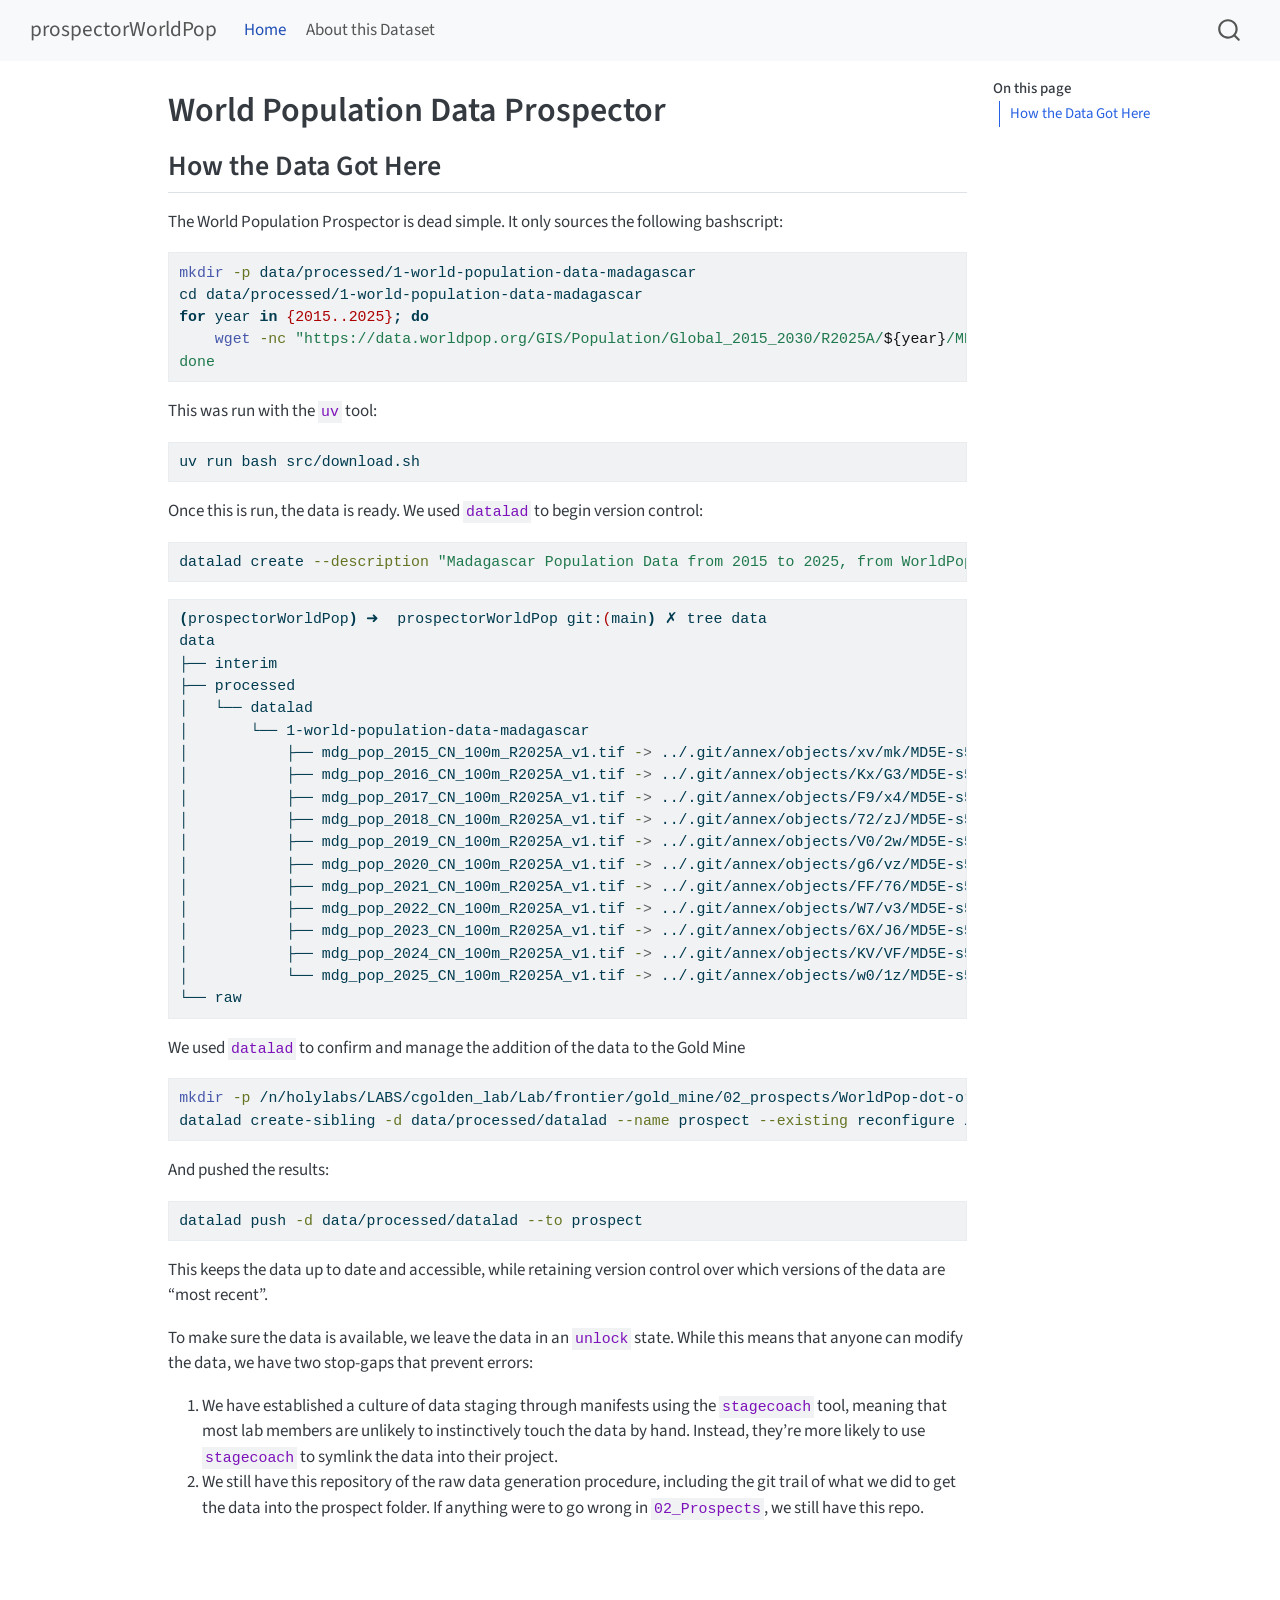
<file: docs/index.html>
<!DOCTYPE html>
<html xmlns="http://www.w3.org/1999/xhtml" lang="en" xml:lang="en"><head>

<meta charset="utf-8">
<meta name="generator" content="quarto-1.9.37">

<meta name="viewport" content="width=device-width, initial-scale=1.0, user-scalable=yes">


<title>World Population Data Prospector – prospectorWorldPop</title>
<style>
/* Default styles provided by pandoc.
** See https://pandoc.org/MANUAL.html#variables-for-html for config info.
*/
code{white-space: pre-wrap;}
span.smallcaps{font-variant: small-caps;}
div.columns{display: flex; gap: min(4vw, 1.5em);}
div.column{flex: auto; overflow-x: auto;}
div.hanging-indent{margin-left: 1.5em; text-indent: -1.5em;}
ul.task-list{list-style: none;}
ul.task-list li input[type="checkbox"] {
  width: 0.8em;
  margin: 0 0.8em 0.2em -1em; /* quarto-specific, see https://github.com/quarto-dev/quarto-cli/issues/4556 */ 
  vertical-align: middle;
}
/* CSS for syntax highlighting */
html { -webkit-text-size-adjust: 100%; }
pre > code.sourceCode { white-space: pre; position: relative; }
pre > code.sourceCode > span { display: inline-block; line-height: 1.25; }
pre > code.sourceCode > span:empty { height: 1.2em; }
.sourceCode { overflow: visible; }
code.sourceCode > span { color: inherit; text-decoration: inherit; }
div.sourceCode { margin: 1em 0; }
pre.sourceCode { margin: 0; }
@media screen {
div.sourceCode { overflow: auto; }
}
@media print {
pre > code.sourceCode { white-space: pre-wrap; }
pre > code.sourceCode > span { text-indent: -5em; padding-left: 5em; }
}
pre.numberSource code
  { counter-reset: source-line 0; }
pre.numberSource code > span
  { position: relative; left: -4em; counter-increment: source-line; }
pre.numberSource code > span > a:first-child::before
  { content: counter(source-line);
    position: relative; left: -1em; text-align: right; vertical-align: baseline;
    border: none; display: inline-block;
    -webkit-touch-callout: none; -webkit-user-select: none;
    -khtml-user-select: none; -moz-user-select: none;
    -ms-user-select: none; user-select: none;
    padding: 0 4px; width: 4em;
  }
pre.numberSource { margin-left: 3em;  padding-left: 4px; }
div.sourceCode
  {   }
@media screen {
pre > code.sourceCode > span > a:first-child::before { text-decoration: underline; }
}
</style>


<script src="site_libs/quarto-nav/quarto-nav.js"></script>
<script src="site_libs/quarto-nav/headroom.min.js"></script>
<script src="site_libs/clipboard/clipboard.min.js"></script>
<script src="site_libs/quarto-search/autocomplete.umd.js"></script>
<script src="site_libs/quarto-search/fuse.min.js"></script>
<script src="site_libs/quarto-search/quarto-search.js"></script>
<meta name="quarto:offset" content="./">
<script src="site_libs/quarto-html/quarto.js" type="module"></script>
<script src="site_libs/quarto-html/tabsets/tabsets.js" type="module"></script>
<script src="site_libs/quarto-html/popper.min.js"></script>
<script src="site_libs/quarto-html/tippy.umd.min.js"></script>
<script src="site_libs/quarto-html/anchor.min.js"></script>
<link href="site_libs/quarto-html/tippy.css" rel="stylesheet">
<link href="site_libs/quarto-html/quarto-syntax-highlighting-7f8f88aac4f3542376d5c11b86a4c14d.css" rel="stylesheet" id="quarto-text-highlighting-styles">
<script src="site_libs/bootstrap/bootstrap.min.js"></script>
<link href="site_libs/bootstrap/bootstrap-icons.css" rel="stylesheet">
<link href="site_libs/bootstrap/bootstrap-c763d507df8890ff09b18a88f8600a44.min.css" rel="stylesheet" append-hash="true" id="quarto-bootstrap" data-mode="light">
<script id="quarto-search-options" type="application/json">{
  "location": "navbar",
  "copy-button": false,
  "collapse-after": 3,
  "panel-placement": "end",
  "type": "overlay",
  "limit": 50,
  "keyboard-shortcut": [
    "f",
    "/",
    "s"
  ],
  "show-item-context": false,
  "language": {
    "search-no-results-text": "No results",
    "search-matching-documents-text": "matching documents",
    "search-copy-link-title": "Copy link to search",
    "search-hide-matches-text": "Hide additional matches",
    "search-more-match-text": "more match in this document",
    "search-more-matches-text": "more matches in this document",
    "search-clear-button-title": "Clear",
    "search-text-placeholder": "",
    "search-detached-cancel-button-title": "Cancel",
    "search-submit-button-title": "Submit",
    "search-label": "Search"
  }
}</script>


<link rel="stylesheet" href="styles.css">
</head>

<body class="nav-fixed quarto-light">

<div id="quarto-search-results"></div>
  <header id="quarto-header" class="headroom fixed-top">
    <nav class="navbar navbar-expand-lg " data-bs-theme="dark">
      <div class="navbar-container container-fluid">
      <div class="navbar-brand-container mx-auto">
    <a class="navbar-brand" href="./index.html">
    <span class="navbar-title">prospectorWorldPop</span>
    </a>
  </div>
            <div id="quarto-search" class="" title="Search"></div>
          <button class="navbar-toggler" type="button" data-bs-toggle="collapse" data-bs-target="#navbarCollapse" aria-controls="navbarCollapse" role="menu" aria-expanded="false" aria-label="Toggle navigation" onclick="if (window.quartoToggleHeadroom) { window.quartoToggleHeadroom(); }">
  <span class="navbar-toggler-icon"></span>
</button>
          <div class="collapse navbar-collapse" id="navbarCollapse">
            <ul class="navbar-nav navbar-nav-scroll me-auto">
  <li class="nav-item">
    <a class="nav-link active" href="./index.html" aria-current="page"> 
<span class="menu-text">Home</span></a>
  </li>  
  <li class="nav-item">
    <a class="nav-link" href="./about.md"> 
<span class="menu-text">About this Dataset</span></a>
  </li>  
</ul>
          </div> <!-- /navcollapse -->
            <div class="quarto-navbar-tools">
</div>
      </div> <!-- /container-fluid -->
    </nav>
</header>
<!-- content -->
<div id="quarto-content" class="quarto-container page-columns page-rows-contents page-layout-article page-navbar">
<!-- sidebar -->
<!-- margin-sidebar -->
    <div id="quarto-margin-sidebar" class="sidebar margin-sidebar">
        <nav id="TOC" role="doc-toc" class="toc-active">
    <h2 id="toc-title">On this page</h2>
   
  <ul>
  <li><a href="#how-the-data-got-here" id="toc-how-the-data-got-here" class="nav-link active" data-scroll-target="#how-the-data-got-here">How the Data Got Here</a></li>
  </ul>
</nav>
    </div>
<!-- main -->
<main class="content" id="quarto-document-content">

<header id="title-block-header" class="quarto-title-block default">
<div class="quarto-title">
<h1 class="title">World Population Data Prospector</h1>
</div>



<div class="quarto-title-meta">

    
  
    
  </div>
  


</header>


<section id="how-the-data-got-here" class="level2">
<h2 class="anchored" data-anchor-id="how-the-data-got-here">How the Data Got Here</h2>
<p>The World Population Prospector is dead simple. It only sources the following bashscript:</p>
<div class="code-copy-outer-scaffold"><div class="sourceCode" id="cb1"><pre class="sourceCode bash code-with-copy"><code class="sourceCode bash"><span id="cb1-1"><a href="#cb1-1" aria-hidden="true" tabindex="-1"></a><span class="fu">mkdir</span> <span class="at">-p</span> data/processed/1-world-population-data-madagascar</span>
<span id="cb1-2"><a href="#cb1-2" aria-hidden="true" tabindex="-1"></a><span class="bu">cd</span> data/processed/1-world-population-data-madagascar</span>
<span id="cb1-3"><a href="#cb1-3" aria-hidden="true" tabindex="-1"></a><span class="cf">for</span> year <span class="kw">in</span> <span class="dt">{</span><span class="dv">2015</span><span class="dt">..</span><span class="dv">2025</span><span class="dt">}</span><span class="kw">;</span> <span class="cf">do</span></span>
<span id="cb1-4"><a href="#cb1-4" aria-hidden="true" tabindex="-1"></a>    <span class="fu">wget</span> <span class="at">-nc</span> <span class="st">"https://data.worldpop.org/GIS/Population/Global_2015_2030/R2025A/</span><span class="va">${year}</span><span class="st">/MDG/v1/100m/constrained/mdg_pop_</span><span class="va">${year}</span><span class="st">_CN_100m_R2025A_v1.tifspack addo learn more about Quarto websites visit &lt;https://quarto.org/docs/websites&gt;.</span></span>
<span id="cb1-5"><a href="#cb1-5" aria-hidden="true" tabindex="-1"></a><span class="st">done</span></span></code></pre></div><button title="Copy to Clipboard" class="code-copy-button"><i class="bi"></i></button></div>
<p>This was run with the <code>uv</code> tool:</p>
<div class="code-copy-outer-scaffold"><div class="sourceCode" id="cb2"><pre class="sourceCode bash code-with-copy"><code class="sourceCode bash"><span id="cb2-1"><a href="#cb2-1" aria-hidden="true" tabindex="-1"></a><span class="ex">uv</span> run bash src/download.sh</span></code></pre></div><button title="Copy to Clipboard" class="code-copy-button"><i class="bi"></i></button></div>
<p>Once this is run, the data is ready. We used <code>datalad</code> to begin version control:</p>
<div class="code-copy-outer-scaffold"><div class="sourceCode" id="cb3"><pre class="sourceCode bash code-with-copy"><code class="sourceCode bash"><span id="cb3-1"><a href="#cb3-1" aria-hidden="true" tabindex="-1"></a><span class="ex">datalad</span> create <span class="at">--description</span> <span class="st">"Madagascar Population Data from 2015 to 2025, from WorldPop.Org"</span> <span class="at">-d</span> data/processed/1-world-population-data-madagascar</span></code></pre></div><button title="Copy to Clipboard" class="code-copy-button"><i class="bi"></i></button></div>
<div class="code-copy-outer-scaffold"><div class="sourceCode" id="cb4"><pre class="sourceCode bash code-with-copy"><code class="sourceCode bash"><span id="cb4-1"><a href="#cb4-1" aria-hidden="true" tabindex="-1"></a><span class="kw">(</span><span class="ex">prospectorWorldPop</span><span class="kw">)</span> <span class="ex">➜</span>  prospectorWorldPop git:<span class="er">(</span><span class="ex">main</span><span class="kw">)</span> <span class="ex">✗</span> tree data</span>
<span id="cb4-2"><a href="#cb4-2" aria-hidden="true" tabindex="-1"></a><span class="ex">data</span></span>
<span id="cb4-3"><a href="#cb4-3" aria-hidden="true" tabindex="-1"></a><span class="ex">├──</span> interim</span>
<span id="cb4-4"><a href="#cb4-4" aria-hidden="true" tabindex="-1"></a><span class="ex">├──</span> processed</span>
<span id="cb4-5"><a href="#cb4-5" aria-hidden="true" tabindex="-1"></a><span class="ex">│</span>   └── datalad</span>
<span id="cb4-6"><a href="#cb4-6" aria-hidden="true" tabindex="-1"></a><span class="ex">│</span>       └── 1-world-population-data-madagascar</span>
<span id="cb4-7"><a href="#cb4-7" aria-hidden="true" tabindex="-1"></a><span class="ex">│</span>           ├── mdg_pop_2015_CN_100m_R2025A_v1.tif <span class="at">-</span><span class="op">&gt;</span> ../.git/annex/objects/xv/mk/MD5E-s53323988--f18ed8f06d8c5644fa9545ee081d694f.tif/MD5E-s53323988--f18ed8f06d8c5644fa9545ee081d694f.tif</span>
<span id="cb4-8"><a href="#cb4-8" aria-hidden="true" tabindex="-1"></a><span class="ex">│</span>           ├── mdg_pop_2016_CN_100m_R2025A_v1.tif <span class="at">-</span><span class="op">&gt;</span> ../.git/annex/objects/Kx/G3/MD5E-s54655113--9be33b4f2464fca00e71977a174c3d25.tif/MD5E-s54655113--9be33b4f2464fca00e71977a174c3d25.tif</span>
<span id="cb4-9"><a href="#cb4-9" aria-hidden="true" tabindex="-1"></a><span class="ex">│</span>           ├── mdg_pop_2017_CN_100m_R2025A_v1.tif <span class="at">-</span><span class="op">&gt;</span> ../.git/annex/objects/F9/x4/MD5E-s55148953--d9c5cfc6f0425ba302a3fdf7633b7945.tif/MD5E-s55148953--d9c5cfc6f0425ba302a3fdf7633b7945.tif</span>
<span id="cb4-10"><a href="#cb4-10" aria-hidden="true" tabindex="-1"></a><span class="ex">│</span>           ├── mdg_pop_2018_CN_100m_R2025A_v1.tif <span class="at">-</span><span class="op">&gt;</span> ../.git/annex/objects/72/zJ/MD5E-s55526665--96d715438a086b061aeef8c2801b53dd.tif/MD5E-s55526665--96d715438a086b061aeef8c2801b53dd.tif</span>
<span id="cb4-11"><a href="#cb4-11" aria-hidden="true" tabindex="-1"></a><span class="ex">│</span>           ├── mdg_pop_2019_CN_100m_R2025A_v1.tif <span class="at">-</span><span class="op">&gt;</span> ../.git/annex/objects/V0/2w/MD5E-s55912437--6e6e3f0acf801391c9c298a67984a9e5.tif/MD5E-s55912437--6e6e3f0acf801391c9c298a67984a9e5.tif</span>
<span id="cb4-12"><a href="#cb4-12" aria-hidden="true" tabindex="-1"></a><span class="ex">│</span>           ├── mdg_pop_2020_CN_100m_R2025A_v1.tif <span class="at">-</span><span class="op">&gt;</span> ../.git/annex/objects/g6/vz/MD5E-s56234321--165bfc71c9a825c3efc8fed1ca11359d.tif/MD5E-s56234321--165bfc71c9a825c3efc8fed1ca11359d.tif</span>
<span id="cb4-13"><a href="#cb4-13" aria-hidden="true" tabindex="-1"></a><span class="ex">│</span>           ├── mdg_pop_2021_CN_100m_R2025A_v1.tif <span class="at">-</span><span class="op">&gt;</span> ../.git/annex/objects/FF/76/MD5E-s56432429--fc8ec87f19334ebc2a84fc92f3955477.tif/MD5E-s56432429--fc8ec87f19334ebc2a84fc92f3955477.tif</span>
<span id="cb4-14"><a href="#cb4-14" aria-hidden="true" tabindex="-1"></a><span class="ex">│</span>           ├── mdg_pop_2022_CN_100m_R2025A_v1.tif <span class="at">-</span><span class="op">&gt;</span> ../.git/annex/objects/W7/v3/MD5E-s56604771--7b28e04c5ee93d5caeaa30865ecd530a.tif/MD5E-s56604771--7b28e04c5ee93d5caeaa30865ecd530a.tif</span>
<span id="cb4-15"><a href="#cb4-15" aria-hidden="true" tabindex="-1"></a><span class="ex">│</span>           ├── mdg_pop_2023_CN_100m_R2025A_v1.tif <span class="at">-</span><span class="op">&gt;</span> ../.git/annex/objects/6X/J6/MD5E-s56794041--863068d9901e071acb549d82bc01f440.tif/MD5E-s56794041--863068d9901e071acb549d82bc01f440.tif</span>
<span id="cb4-16"><a href="#cb4-16" aria-hidden="true" tabindex="-1"></a><span class="ex">│</span>           ├── mdg_pop_2024_CN_100m_R2025A_v1.tif <span class="at">-</span><span class="op">&gt;</span> ../.git/annex/objects/KV/VF/MD5E-s56929621--87b1f848bac413258c18ebd4ed5b6a72.tif/MD5E-s56929621--87b1f848bac413258c18ebd4ed5b6a72.tif</span>
<span id="cb4-17"><a href="#cb4-17" aria-hidden="true" tabindex="-1"></a><span class="ex">│</span>           └── mdg_pop_2025_CN_100m_R2025A_v1.tif <span class="at">-</span><span class="op">&gt;</span> ../.git/annex/objects/w0/1z/MD5E-s57081947--22e130dbc04dd9ef7d941a56532fdcad.tif/MD5E-s57081947--22e130dbc04dd9ef7d941a56532fdcad.tif</span>
<span id="cb4-18"><a href="#cb4-18" aria-hidden="true" tabindex="-1"></a><span class="ex">└──</span> raw</span></code></pre></div><button title="Copy to Clipboard" class="code-copy-button"><i class="bi"></i></button></div>
<p>We used <code>datalad</code> to confirm and manage the addition of the data to the Gold Mine</p>
<div class="code-copy-outer-scaffold"><div class="sourceCode" id="cb5"><pre class="sourceCode sh code-with-copy"><code class="sourceCode bash"><span id="cb5-1"><a href="#cb5-1" aria-hidden="true" tabindex="-1"></a><span class="fu">mkdir</span> <span class="at">-p</span> /n/holylabs/LABS/cgolden_lab/Lab/frontier/gold_mine/02_prospects/WorldPop-dot-org</span>
<span id="cb5-2"><a href="#cb5-2" aria-hidden="true" tabindex="-1"></a><span class="ex">datalad</span> create-sibling <span class="at">-d</span> data/processed/datalad <span class="at">--name</span> prospect <span class="at">--existing</span> reconfigure /n/holylabs/LABS/cgolden_lab/Lab/frontier/gold_mine/02_prospects/WorldPop-dot-org</span></code></pre></div><button title="Copy to Clipboard" class="code-copy-button"><i class="bi"></i></button></div>
<p>And pushed the results:</p>
<div class="code-copy-outer-scaffold"><div class="sourceCode" id="cb6"><pre class="sourceCode sh code-with-copy"><code class="sourceCode bash"><span id="cb6-1"><a href="#cb6-1" aria-hidden="true" tabindex="-1"></a><span class="ex">datalad</span> push <span class="at">-d</span> data/processed/datalad <span class="at">--to</span> prospect</span></code></pre></div><button title="Copy to Clipboard" class="code-copy-button"><i class="bi"></i></button></div>
<p>This keeps the data up to date and accessible, while retaining version control over which versions of the data are “most recent”.</p>
<p>To make sure the data is available, we leave the data in an <code>unlock</code> state. While this means that anyone can modify the data, we have two stop-gaps that prevent errors:</p>
<ol type="1">
<li>We have established a culture of data staging through manifests using the <code>stagecoach</code> tool, meaning that most lab members are unlikely to instinctively touch the data by hand. Instead, they’re more likely to use <code>stagecoach</code> to symlink the data into their project.</li>
<li>We still have this repository of the raw data generation procedure, including the git trail of what we did to get the data into the prospect folder. If anything were to go wrong in <code>02_Prospects</code>, we still have this repo.</li>
</ol>


</section>

</main> <!-- /main -->
<script id="quarto-html-after-body" type="application/javascript">
  window.document.addEventListener("DOMContentLoaded", function (event) {
    const icon = "";
    const anchorJS = new window.AnchorJS();
    anchorJS.options = {
      placement: 'right',
      icon: icon
    };
    anchorJS.add('.anchored');
    const isCodeAnnotation = (el) => {
      for (const clz of el.classList) {
        if (clz.startsWith('code-annotation-')) {                     
          return true;
        }
      }
      return false;
    }
    const onCopySuccess = function(e) {
      // button target
      const button = e.trigger;
      // don't keep focus
      button.blur();
      // flash "checked"
      button.classList.add('code-copy-button-checked');
      var currentTitle = button.getAttribute("title");
      button.setAttribute("title", "Copied!");
      let tooltip;
      if (window.bootstrap) {
        button.setAttribute("data-bs-toggle", "tooltip");
        button.setAttribute("data-bs-placement", "left");
        button.setAttribute("data-bs-title", "Copied!");
        tooltip = new bootstrap.Tooltip(button, 
          { trigger: "manual", 
            customClass: "code-copy-button-tooltip",
            offset: [0, -8]});
        tooltip.show();    
      }
      setTimeout(function() {
        if (tooltip) {
          tooltip.hide();
          button.removeAttribute("data-bs-title");
          button.removeAttribute("data-bs-toggle");
          button.removeAttribute("data-bs-placement");
        }
        button.setAttribute("title", currentTitle);
        button.classList.remove('code-copy-button-checked');
      }, 1000);
      // clear code selection
      e.clearSelection();
    }
    const getTextToCopy = function(trigger) {
      const outerScaffold = trigger.parentElement.cloneNode(true);
      const codeEl = outerScaffold.querySelector('code');
      for (const childEl of codeEl.children) {
        if (isCodeAnnotation(childEl)) {
          childEl.remove();
        }
      }
      return codeEl.innerText;
    }
    const clipboard = new window.ClipboardJS('.code-copy-button:not([data-in-quarto-modal])', {
      text: getTextToCopy
    });
    clipboard.on('success', onCopySuccess);
    if (window.document.getElementById('quarto-embedded-source-code-modal')) {
      const clipboardModal = new window.ClipboardJS('.code-copy-button[data-in-quarto-modal]', {
        text: getTextToCopy,
        container: window.document.getElementById('quarto-embedded-source-code-modal')
      });
      clipboardModal.on('success', onCopySuccess);
    }
      var localhostRegex = new RegExp(/^(?:http|https):\/\/localhost\:?[0-9]*\//);
      var mailtoRegex = new RegExp(/^mailto:/);
        var filterRegex = new RegExp('/' + window.location.host + '/');
      var isInternal = (href) => {
          return filterRegex.test(href) || localhostRegex.test(href) || mailtoRegex.test(href);
      }
      // Inspect non-navigation links and adorn them if external
     var links = window.document.querySelectorAll('a[href]:not(.nav-link):not(.navbar-brand):not(.toc-action):not(.sidebar-link):not(.sidebar-item-toggle):not(.pagination-link):not(.no-external):not([aria-hidden]):not(.dropdown-item):not(.quarto-navigation-tool):not(.about-link)');
      for (var i=0; i<links.length; i++) {
        const link = links[i];
        if (!isInternal(link.href)) {
          // undo the damage that might have been done by quarto-nav.js in the case of
          // links that we want to consider external
          if (link.dataset.originalHref !== undefined) {
            link.href = link.dataset.originalHref;
          }
        }
      }
    function tippyHover(el, contentFn, onTriggerFn, onUntriggerFn) {
      const config = {
        allowHTML: true,
        maxWidth: 500,
        delay: 100,
        arrow: false,
        appendTo: function(el) {
            return el.parentElement;
        },
        interactive: true,
        interactiveBorder: 10,
        theme: 'quarto',
        placement: 'bottom-start',
      };
      if (contentFn) {
        config.content = contentFn;
      }
      if (onTriggerFn) {
        config.onTrigger = onTriggerFn;
      }
      if (onUntriggerFn) {
        config.onUntrigger = onUntriggerFn;
      }
      window.tippy(el, config); 
    }
    const noterefs = window.document.querySelectorAll('a[role="doc-noteref"]');
    for (var i=0; i<noterefs.length; i++) {
      const ref = noterefs[i];
      tippyHover(ref, function() {
        // use id or data attribute instead here
        let href = ref.getAttribute('data-footnote-href') || ref.getAttribute('href');
        try { href = new URL(href).hash; } catch {}
        const id = href.replace(/^#\/?/, "");
        const note = window.document.getElementById(id);
        if (note) {
          return note.innerHTML;
        } else {
          return "";
        }
      });
    }
    const xrefs = window.document.querySelectorAll('a.quarto-xref');
    const processXRef = (id, note) => {
      // Strip column container classes
      const stripColumnClz = (el) => {
        el.classList.remove("page-full", "page-columns");
        if (el.children) {
          for (const child of el.children) {
            stripColumnClz(child);
          }
        }
      }
      stripColumnClz(note)
      if (id === null || id.startsWith('sec-')) {
        // Special case sections, only their first couple elements
        const container = document.createElement("div");
        if (note.children && note.children.length > 2) {
          container.appendChild(note.children[0].cloneNode(true));
          for (let i = 1; i < note.children.length; i++) {
            const child = note.children[i];
            if (child.tagName === "P" && child.innerText === "") {
              continue;
            } else {
              container.appendChild(child.cloneNode(true));
              break;
            }
          }
          if (window.Quarto?.typesetMath) {
            window.Quarto.typesetMath(container);
          }
          return container.innerHTML
        } else {
          if (window.Quarto?.typesetMath) {
            window.Quarto.typesetMath(note);
          }
          return note.innerHTML;
        }
      } else {
        // Remove any anchor links if they are present
        const anchorLink = note.querySelector('a.anchorjs-link');
        if (anchorLink) {
          anchorLink.remove();
        }
        if (window.Quarto?.typesetMath) {
          window.Quarto.typesetMath(note);
        }
        if (note.classList.contains("callout")) {
          return note.outerHTML;
        } else {
          return note.innerHTML;
        }
      }
    }
    for (var i=0; i<xrefs.length; i++) {
      const xref = xrefs[i];
      tippyHover(xref, undefined, function(instance) {
        instance.disable();
        let url = xref.getAttribute('href');
        let hash = undefined; 
        if (url.startsWith('#')) {
          hash = url;
        } else {
          try { hash = new URL(url).hash; } catch {}
        }
        if (hash) {
          const id = hash.replace(/^#\/?/, "");
          const note = window.document.getElementById(id);
          if (note !== null) {
            try {
              const html = processXRef(id, note.cloneNode(true));
              instance.setContent(html);
            } finally {
              instance.enable();
              instance.show();
            }
          } else {
            // See if we can fetch this
            fetch(url.split('#')[0])
            .then(res => res.text())
            .then(html => {
              const parser = new DOMParser();
              const htmlDoc = parser.parseFromString(html, "text/html");
              const note = htmlDoc.getElementById(id);
              if (note !== null) {
                const html = processXRef(id, note);
                instance.setContent(html);
              } 
            }).finally(() => {
              instance.enable();
              instance.show();
            });
          }
        } else {
          // See if we can fetch a full url (with no hash to target)
          // This is a special case and we should probably do some content thinning / targeting
          fetch(url)
          .then(res => res.text())
          .then(html => {
            const parser = new DOMParser();
            const htmlDoc = parser.parseFromString(html, "text/html");
            const note = htmlDoc.querySelector('main.content');
            if (note !== null) {
              // This should only happen for chapter cross references
              // (since there is no id in the URL)
              // remove the first header
              if (note.children.length > 0 && note.children[0].tagName === "HEADER") {
                note.children[0].remove();
              }
              const html = processXRef(null, note);
              instance.setContent(html);
            } 
          }).finally(() => {
            instance.enable();
            instance.show();
          });
        }
      }, function(instance) {
      });
    }
        let selectedAnnoteEl;
        const selectorForAnnotation = ( cell, annotation) => {
          let cellAttr = 'data-code-cell="' + cell + '"';
          let lineAttr = 'data-code-annotation="' +  annotation + '"';
          const selector = 'span[' + cellAttr + '][' + lineAttr + ']';
          return selector;
        }
        const selectCodeLines = (annoteEl) => {
          const doc = window.document;
          const targetCell = annoteEl.getAttribute("data-target-cell");
          const targetAnnotation = annoteEl.getAttribute("data-target-annotation");
          const annoteSpan = window.document.querySelector(selectorForAnnotation(targetCell, targetAnnotation));
          const lines = annoteSpan.getAttribute("data-code-lines").split(",");
          const lineIds = lines.map((line) => {
            return targetCell + "-" + line;
          })
          let top = null;
          let height = null;
          let parent = null;
          if (lineIds.length > 0) {
              //compute the position of the single el (top and bottom and make a div)
              const el = window.document.getElementById(lineIds[0]);
              top = el.offsetTop;
              height = el.offsetHeight;
              parent = el.parentElement.parentElement;
            if (lineIds.length > 1) {
              const lastEl = window.document.getElementById(lineIds[lineIds.length - 1]);
              const bottom = lastEl.offsetTop + lastEl.offsetHeight;
              height = bottom - top;
            }
            if (top !== null && height !== null && parent !== null) {
              // cook up a div (if necessary) and position it 
              let div = window.document.getElementById("code-annotation-line-highlight");
              if (div === null) {
                div = window.document.createElement("div");
                div.setAttribute("id", "code-annotation-line-highlight");
                div.style.position = 'absolute';
                parent.appendChild(div);
              }
              div.style.top = top - 2 + "px";
              div.style.height = height + 4 + "px";
              div.style.left = 0;
              let gutterDiv = window.document.getElementById("code-annotation-line-highlight-gutter");
              if (gutterDiv === null) {
                gutterDiv = window.document.createElement("div");
                gutterDiv.setAttribute("id", "code-annotation-line-highlight-gutter");
                gutterDiv.style.position = 'absolute';
                const codeCell = window.document.getElementById(targetCell);
                const gutter = codeCell.querySelector('.code-annotation-gutter');
                gutter.appendChild(gutterDiv);
              }
              gutterDiv.style.top = top - 2 + "px";
              gutterDiv.style.height = height + 4 + "px";
            }
            selectedAnnoteEl = annoteEl;
          }
        };
        const unselectCodeLines = () => {
          const elementsIds = ["code-annotation-line-highlight", "code-annotation-line-highlight-gutter"];
          elementsIds.forEach((elId) => {
            const div = window.document.getElementById(elId);
            if (div) {
              div.remove();
            }
          });
          selectedAnnoteEl = undefined;
        };
          // Handle positioning of the toggle
      window.addEventListener(
        "resize",
        throttle(() => {
          elRect = undefined;
          if (selectedAnnoteEl) {
            selectCodeLines(selectedAnnoteEl);
          }
        }, 10)
      );
      function throttle(fn, ms) {
      let throttle = false;
      let timer;
        return (...args) => {
          if(!throttle) { // first call gets through
              fn.apply(this, args);
              throttle = true;
          } else { // all the others get throttled
              if(timer) clearTimeout(timer); // cancel #2
              timer = setTimeout(() => {
                fn.apply(this, args);
                timer = throttle = false;
              }, ms);
          }
        };
      }
        // Attach click handler to the DT
        const annoteDls = window.document.querySelectorAll('dt[data-target-cell]');
        for (const annoteDlNode of annoteDls) {
          annoteDlNode.addEventListener('click', (event) => {
            const clickedEl = event.target;
            if (clickedEl !== selectedAnnoteEl) {
              unselectCodeLines();
              const activeEl = window.document.querySelector('dt[data-target-cell].code-annotation-active');
              if (activeEl) {
                activeEl.classList.remove('code-annotation-active');
              }
              selectCodeLines(clickedEl);
              clickedEl.classList.add('code-annotation-active');
            } else {
              // Unselect the line
              unselectCodeLines();
              clickedEl.classList.remove('code-annotation-active');
            }
          });
        }
    const findCites = (el) => {
      const parentEl = el.parentElement;
      if (parentEl) {
        const cites = parentEl.dataset.cites;
        if (cites) {
          return {
            el,
            cites: cites.split(' ')
          };
        } else {
          return findCites(el.parentElement)
        }
      } else {
        return undefined;
      }
    };
    var bibliorefs = window.document.querySelectorAll('a[role="doc-biblioref"]');
    for (var i=0; i<bibliorefs.length; i++) {
      const ref = bibliorefs[i];
      const citeInfo = findCites(ref);
      if (citeInfo) {
        tippyHover(citeInfo.el, function() {
          var popup = window.document.createElement('div');
          citeInfo.cites.forEach(function(cite) {
            var citeDiv = window.document.createElement('div');
            citeDiv.classList.add('hanging-indent');
            citeDiv.classList.add('csl-entry');
            var biblioDiv = window.document.getElementById('ref-' + cite);
            if (biblioDiv) {
              citeDiv.innerHTML = biblioDiv.innerHTML;
            }
            popup.appendChild(citeDiv);
          });
          return popup.innerHTML;
        });
      }
    }
  });
  </script>
</div> <!-- /content -->




</body></html>
</file>
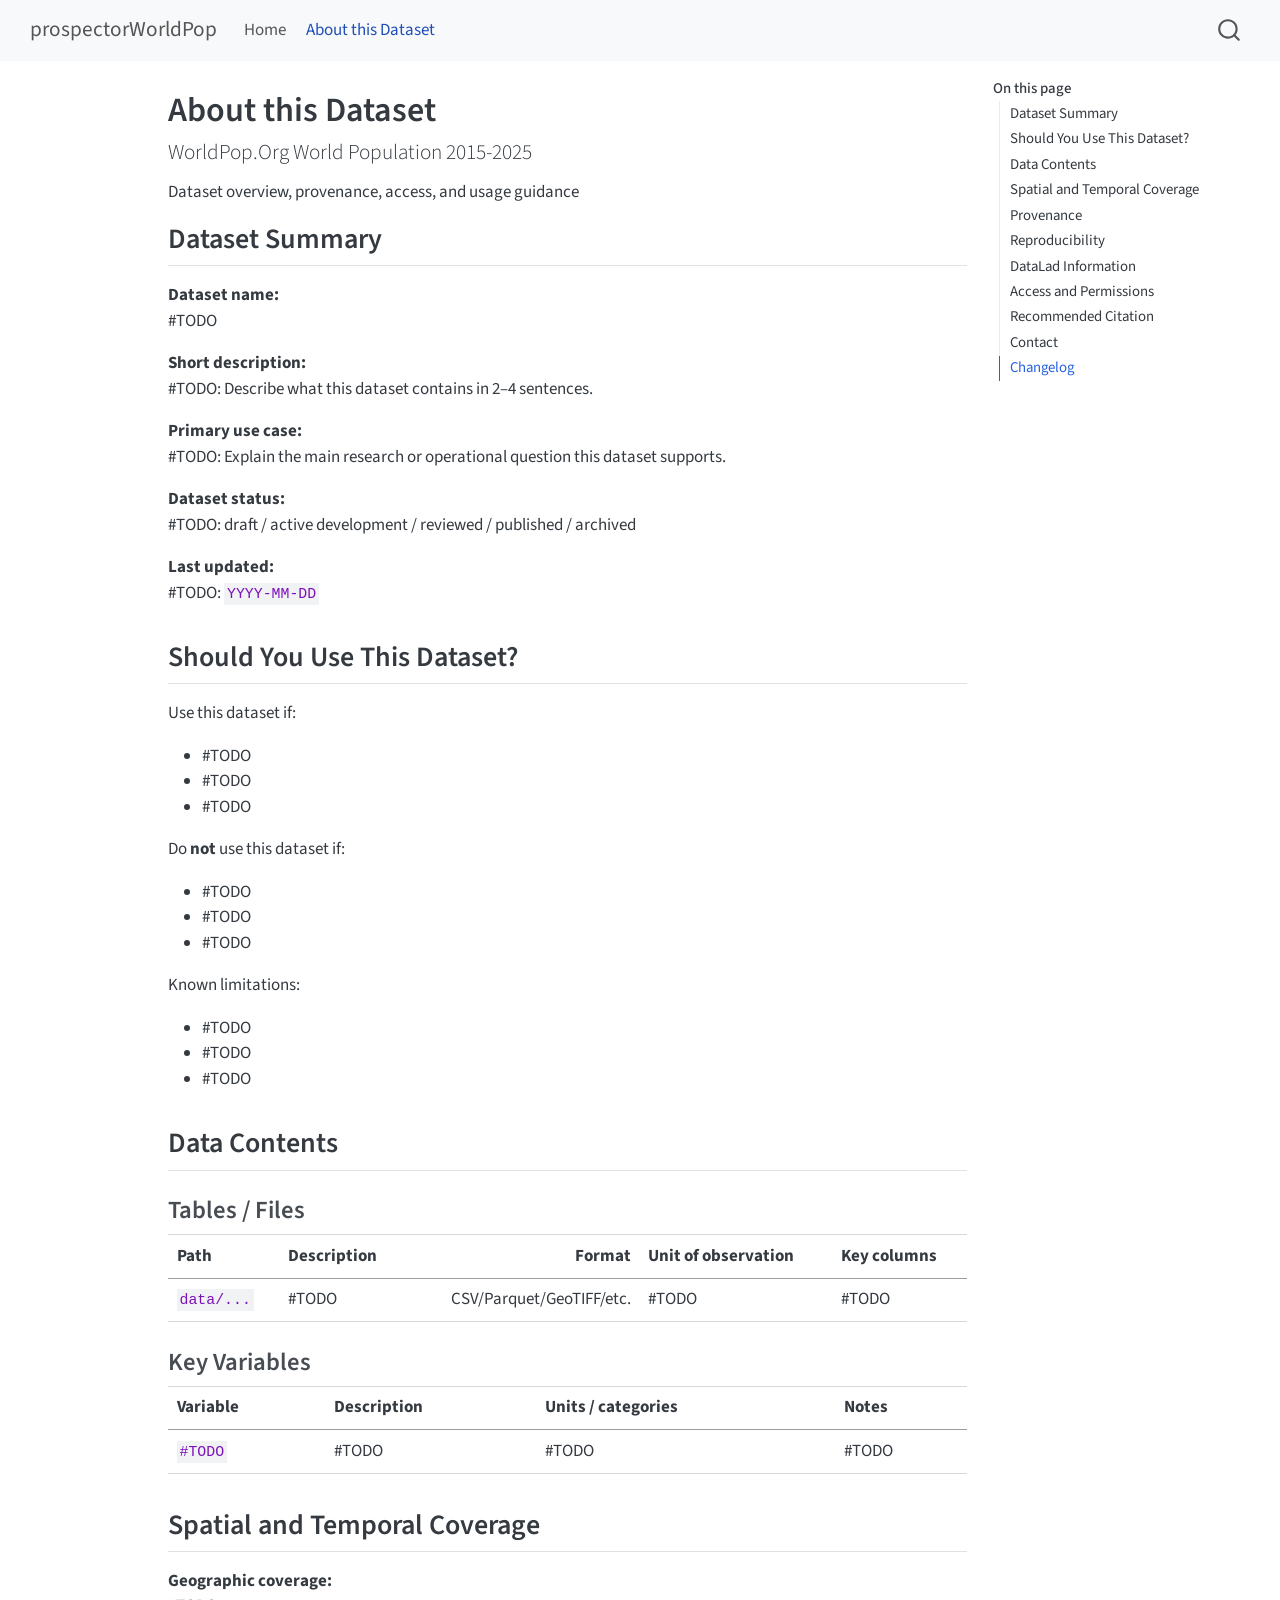
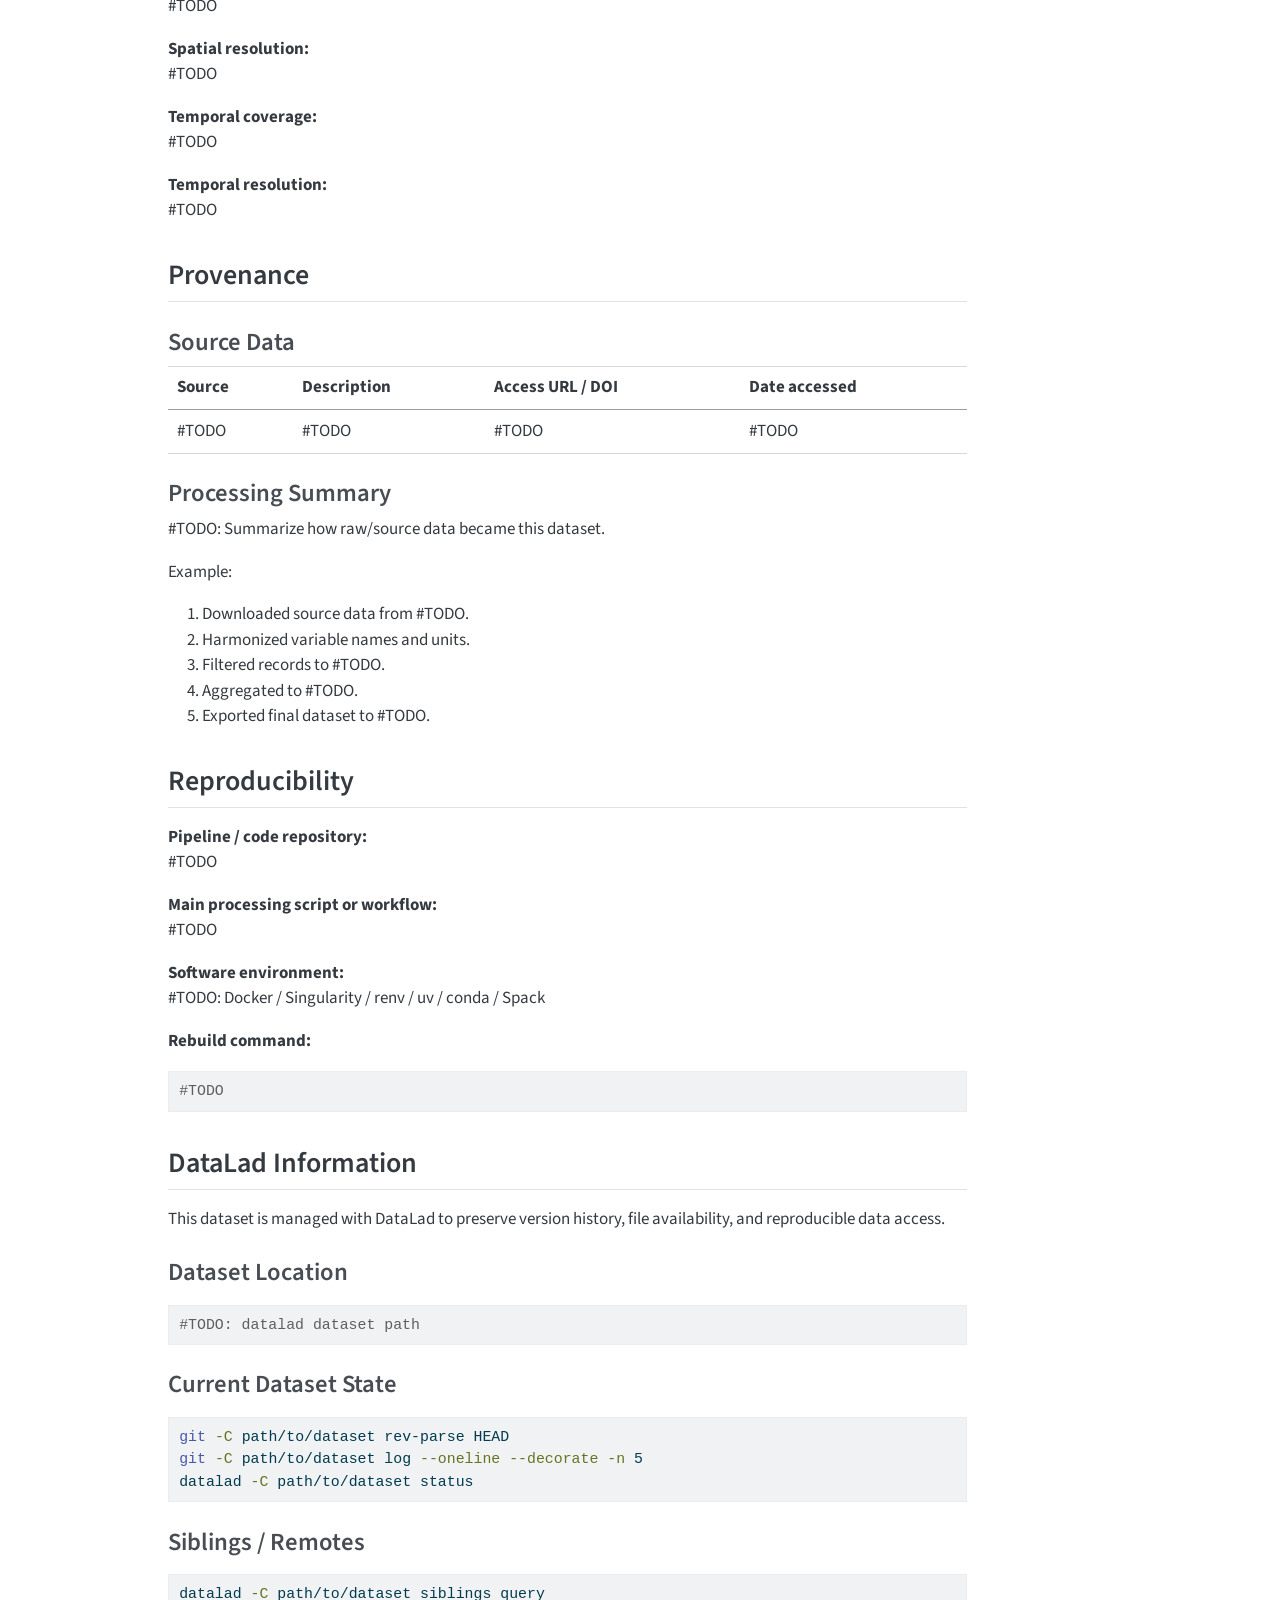
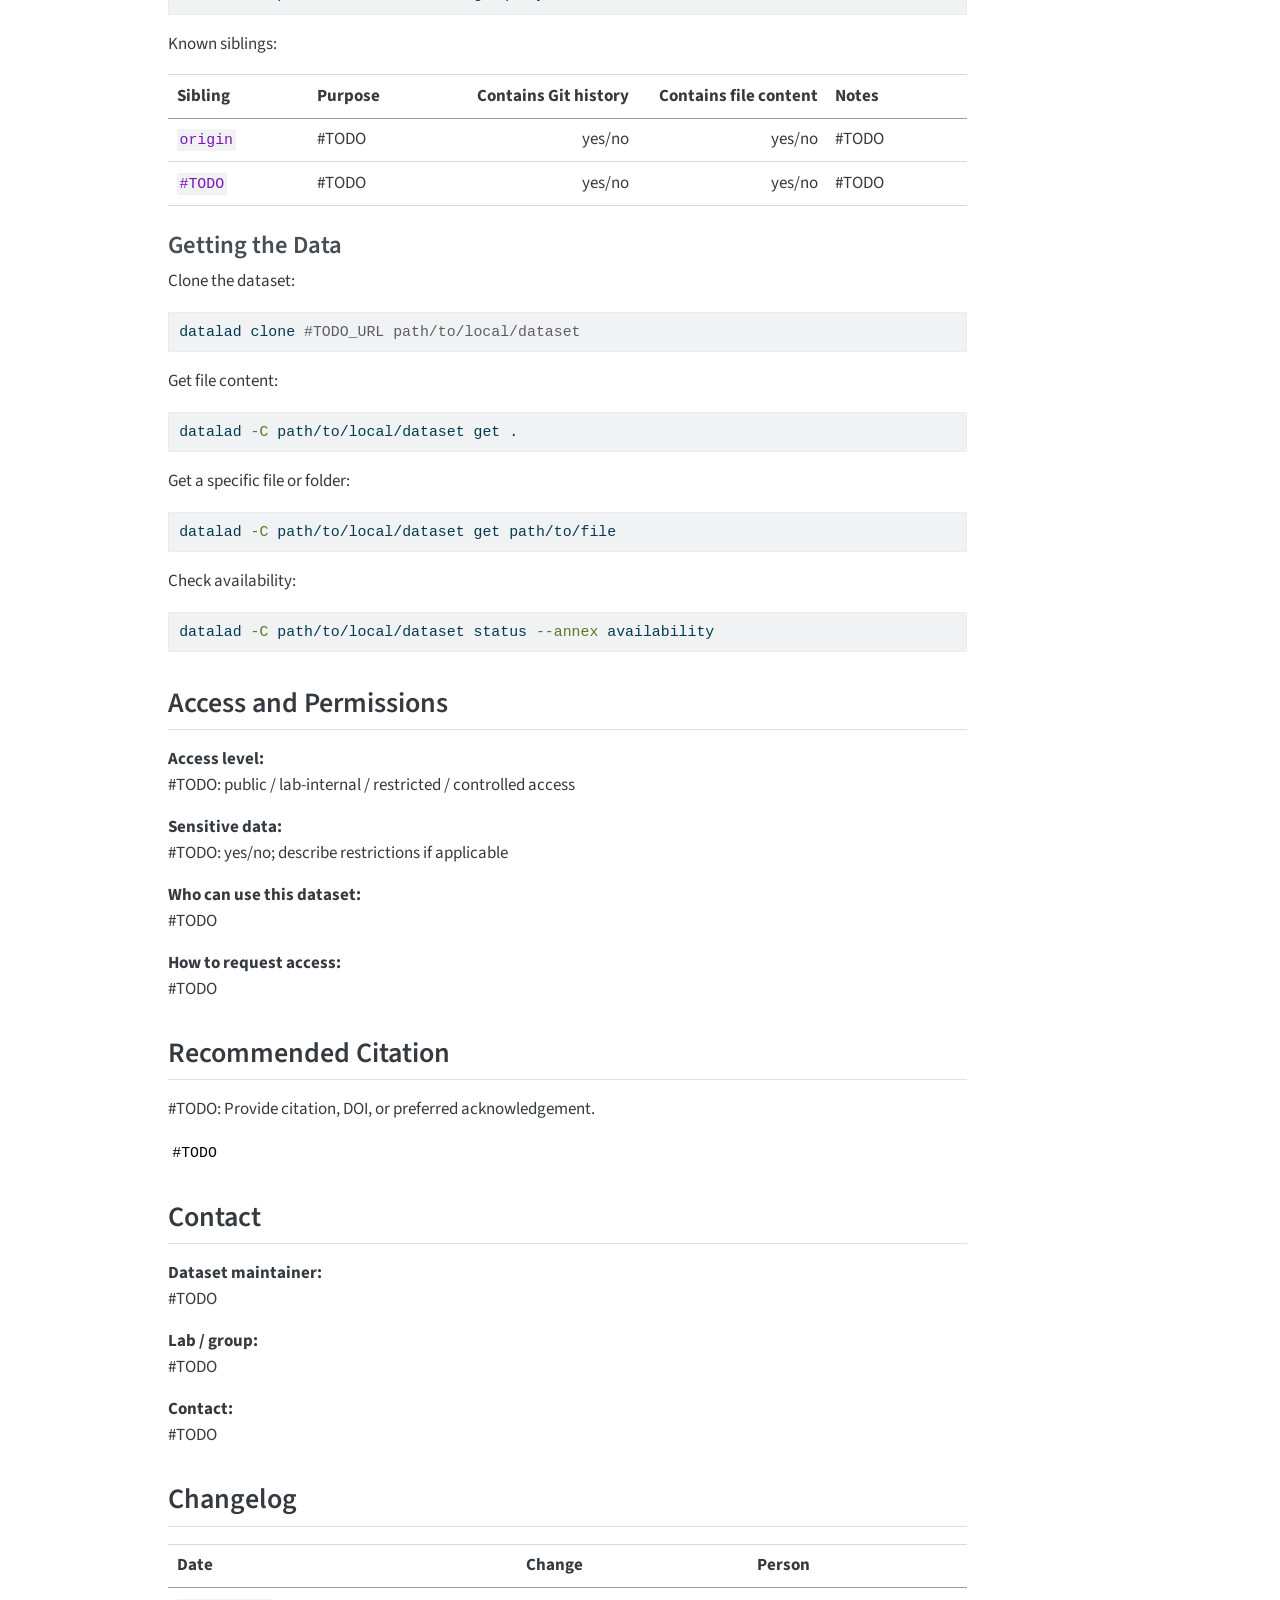
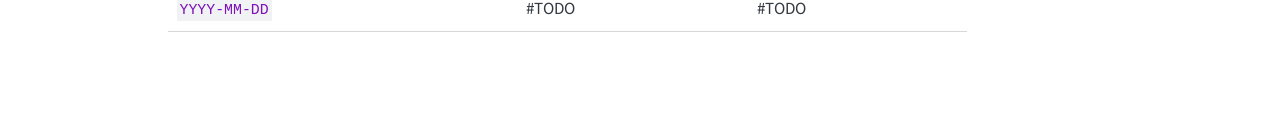
<file: docs/about.html>
<!DOCTYPE html>
<html xmlns="http://www.w3.org/1999/xhtml" lang="en" xml:lang="en"><head>

<meta charset="utf-8">
<meta name="generator" content="quarto-1.9.37">

<meta name="viewport" content="width=device-width, initial-scale=1.0, user-scalable=yes">

<meta name="description" content="Dataset overview, provenance, access, and usage guidance">

<title>About this Dataset – prospectorWorldPop</title>
<style>
/* Default styles provided by pandoc.
** See https://pandoc.org/MANUAL.html#variables-for-html for config info.
*/
code{white-space: pre-wrap;}
span.smallcaps{font-variant: small-caps;}
div.columns{display: flex; gap: min(4vw, 1.5em);}
div.column{flex: auto; overflow-x: auto;}
div.hanging-indent{margin-left: 1.5em; text-indent: -1.5em;}
ul.task-list{list-style: none;}
ul.task-list li input[type="checkbox"] {
  width: 0.8em;
  margin: 0 0.8em 0.2em -1em; /* quarto-specific, see https://github.com/quarto-dev/quarto-cli/issues/4556 */ 
  vertical-align: middle;
}
/* CSS for syntax highlighting */
html { -webkit-text-size-adjust: 100%; }
pre > code.sourceCode { white-space: pre; position: relative; }
pre > code.sourceCode > span { display: inline-block; line-height: 1.25; }
pre > code.sourceCode > span:empty { height: 1.2em; }
.sourceCode { overflow: visible; }
code.sourceCode > span { color: inherit; text-decoration: inherit; }
div.sourceCode { margin: 1em 0; }
pre.sourceCode { margin: 0; }
@media screen {
div.sourceCode { overflow: auto; }
}
@media print {
pre > code.sourceCode { white-space: pre-wrap; }
pre > code.sourceCode > span { text-indent: -5em; padding-left: 5em; }
}
pre.numberSource code
  { counter-reset: source-line 0; }
pre.numberSource code > span
  { position: relative; left: -4em; counter-increment: source-line; }
pre.numberSource code > span > a:first-child::before
  { content: counter(source-line);
    position: relative; left: -1em; text-align: right; vertical-align: baseline;
    border: none; display: inline-block;
    -webkit-touch-callout: none; -webkit-user-select: none;
    -khtml-user-select: none; -moz-user-select: none;
    -ms-user-select: none; user-select: none;
    padding: 0 4px; width: 4em;
  }
pre.numberSource { margin-left: 3em;  padding-left: 4px; }
div.sourceCode
  {   }
@media screen {
pre > code.sourceCode > span > a:first-child::before { text-decoration: underline; }
}
</style>


<script src="site_libs/quarto-nav/quarto-nav.js"></script>
<script src="site_libs/quarto-nav/headroom.min.js"></script>
<script src="site_libs/clipboard/clipboard.min.js"></script>
<script src="site_libs/quarto-search/autocomplete.umd.js"></script>
<script src="site_libs/quarto-search/fuse.min.js"></script>
<script src="site_libs/quarto-search/quarto-search.js"></script>
<meta name="quarto:offset" content="./">
<script src="site_libs/quarto-html/quarto.js" type="module"></script>
<script src="site_libs/quarto-html/tabsets/tabsets.js" type="module"></script>
<script src="site_libs/quarto-html/popper.min.js"></script>
<script src="site_libs/quarto-html/tippy.umd.min.js"></script>
<script src="site_libs/quarto-html/anchor.min.js"></script>
<link href="site_libs/quarto-html/tippy.css" rel="stylesheet">
<link href="site_libs/quarto-html/quarto-syntax-highlighting-7f8f88aac4f3542376d5c11b86a4c14d.css" rel="stylesheet" id="quarto-text-highlighting-styles">
<script src="site_libs/bootstrap/bootstrap.min.js"></script>
<link href="site_libs/bootstrap/bootstrap-icons.css" rel="stylesheet">
<link href="site_libs/bootstrap/bootstrap-c763d507df8890ff09b18a88f8600a44.min.css" rel="stylesheet" append-hash="true" id="quarto-bootstrap" data-mode="light">
<script id="quarto-search-options" type="application/json">{
  "location": "navbar",
  "copy-button": false,
  "collapse-after": 3,
  "panel-placement": "end",
  "type": "overlay",
  "limit": 50,
  "keyboard-shortcut": [
    "f",
    "/",
    "s"
  ],
  "show-item-context": false,
  "language": {
    "search-no-results-text": "No results",
    "search-matching-documents-text": "matching documents",
    "search-copy-link-title": "Copy link to search",
    "search-hide-matches-text": "Hide additional matches",
    "search-more-match-text": "more match in this document",
    "search-more-matches-text": "more matches in this document",
    "search-clear-button-title": "Clear",
    "search-text-placeholder": "",
    "search-detached-cancel-button-title": "Cancel",
    "search-submit-button-title": "Submit",
    "search-label": "Search"
  }
}</script>


<link rel="stylesheet" href="styles.css">
</head>

<body class="nav-fixed quarto-light">

<div id="quarto-search-results"></div>
  <header id="quarto-header" class="headroom fixed-top">
    <nav class="navbar navbar-expand-lg " data-bs-theme="dark">
      <div class="navbar-container container-fluid">
      <div class="navbar-brand-container mx-auto">
    <a class="navbar-brand" href="./index.html">
    <span class="navbar-title">prospectorWorldPop</span>
    </a>
  </div>
            <div id="quarto-search" class="" title="Search"></div>
          <button class="navbar-toggler" type="button" data-bs-toggle="collapse" data-bs-target="#navbarCollapse" aria-controls="navbarCollapse" role="menu" aria-expanded="false" aria-label="Toggle navigation" onclick="if (window.quartoToggleHeadroom) { window.quartoToggleHeadroom(); }">
  <span class="navbar-toggler-icon"></span>
</button>
          <div class="collapse navbar-collapse" id="navbarCollapse">
            <ul class="navbar-nav navbar-nav-scroll me-auto">
  <li class="nav-item">
    <a class="nav-link" href="./index.html"> 
<span class="menu-text">Home</span></a>
  </li>  
  <li class="nav-item">
    <a class="nav-link active" href="./about.html" aria-current="page"> 
<span class="menu-text">About this Dataset</span></a>
  </li>  
</ul>
          </div> <!-- /navcollapse -->
            <div class="quarto-navbar-tools">
</div>
      </div> <!-- /container-fluid -->
    </nav>
</header>
<!-- content -->
<div id="quarto-content" class="quarto-container page-columns page-rows-contents page-layout-article page-navbar">
<!-- sidebar -->
<!-- margin-sidebar -->
    <div id="quarto-margin-sidebar" class="sidebar margin-sidebar">
        <nav id="TOC" role="doc-toc" class="toc-active">
    <h2 id="toc-title">On this page</h2>
   
  <ul>
  <li><a href="#dataset-summary" id="toc-dataset-summary" class="nav-link active" data-scroll-target="#dataset-summary">Dataset Summary</a></li>
  <li><a href="#should-you-use-this-dataset" id="toc-should-you-use-this-dataset" class="nav-link" data-scroll-target="#should-you-use-this-dataset">Should You Use This Dataset?</a></li>
  <li><a href="#data-contents" id="toc-data-contents" class="nav-link" data-scroll-target="#data-contents">Data Contents</a>
  <ul class="collapse">
  <li><a href="#tables-files" id="toc-tables-files" class="nav-link" data-scroll-target="#tables-files">Tables / Files</a></li>
  <li><a href="#key-variables" id="toc-key-variables" class="nav-link" data-scroll-target="#key-variables">Key Variables</a></li>
  </ul></li>
  <li><a href="#spatial-and-temporal-coverage" id="toc-spatial-and-temporal-coverage" class="nav-link" data-scroll-target="#spatial-and-temporal-coverage">Spatial and Temporal Coverage</a></li>
  <li><a href="#provenance" id="toc-provenance" class="nav-link" data-scroll-target="#provenance">Provenance</a>
  <ul class="collapse">
  <li><a href="#source-data" id="toc-source-data" class="nav-link" data-scroll-target="#source-data">Source Data</a></li>
  <li><a href="#processing-summary" id="toc-processing-summary" class="nav-link" data-scroll-target="#processing-summary">Processing Summary</a></li>
  </ul></li>
  <li><a href="#reproducibility" id="toc-reproducibility" class="nav-link" data-scroll-target="#reproducibility">Reproducibility</a></li>
  <li><a href="#datalad-information" id="toc-datalad-information" class="nav-link" data-scroll-target="#datalad-information">DataLad Information</a>
  <ul class="collapse">
  <li><a href="#dataset-location" id="toc-dataset-location" class="nav-link" data-scroll-target="#dataset-location">Dataset Location</a></li>
  <li><a href="#current-dataset-state" id="toc-current-dataset-state" class="nav-link" data-scroll-target="#current-dataset-state">Current Dataset State</a></li>
  <li><a href="#siblings-remotes" id="toc-siblings-remotes" class="nav-link" data-scroll-target="#siblings-remotes">Siblings / Remotes</a></li>
  <li><a href="#getting-the-data" id="toc-getting-the-data" class="nav-link" data-scroll-target="#getting-the-data">Getting the Data</a></li>
  </ul></li>
  <li><a href="#access-and-permissions" id="toc-access-and-permissions" class="nav-link" data-scroll-target="#access-and-permissions">Access and Permissions</a></li>
  <li><a href="#recommended-citation" id="toc-recommended-citation" class="nav-link" data-scroll-target="#recommended-citation">Recommended Citation</a></li>
  <li><a href="#contact" id="toc-contact" class="nav-link" data-scroll-target="#contact">Contact</a></li>
  <li><a href="#changelog" id="toc-changelog" class="nav-link" data-scroll-target="#changelog">Changelog</a></li>
  </ul>
</nav>
    </div>
<!-- main -->
<main class="content" id="quarto-document-content">

<header id="title-block-header" class="quarto-title-block default">
<div class="quarto-title">
<h1 class="title">About this Dataset</h1>
<p class="subtitle lead">WorldPop.Org World Population 2015-2025</p>
</div>

<div>
  <div class="description">
    Dataset overview, provenance, access, and usage guidance
  </div>
</div>


<div class="quarto-title-meta">

    
  
    
  </div>
  


</header>


<section id="dataset-summary" class="level2">
<h2 class="anchored" data-anchor-id="dataset-summary">Dataset Summary</h2>
<p><strong>Dataset name:</strong><br>
#TODO</p>
<p><strong>Short description:</strong><br>
#TODO: Describe what this dataset contains in 2–4 sentences.</p>
<p><strong>Primary use case:</strong><br>
#TODO: Explain the main research or operational question this dataset supports.</p>
<p><strong>Dataset status:</strong><br>
#TODO: draft / active development / reviewed / published / archived</p>
<p><strong>Last updated:</strong><br>
#TODO: <code>YYYY-MM-DD</code></p>
</section>
<section id="should-you-use-this-dataset" class="level2">
<h2 class="anchored" data-anchor-id="should-you-use-this-dataset">Should You Use This Dataset?</h2>
<p>Use this dataset if:</p>
<ul>
<li>#TODO</li>
<li>#TODO</li>
<li>#TODO</li>
</ul>
<p>Do <strong>not</strong> use this dataset if:</p>
<ul>
<li>#TODO</li>
<li>#TODO</li>
<li>#TODO</li>
</ul>
<p>Known limitations:</p>
<ul>
<li>#TODO</li>
<li>#TODO</li>
<li>#TODO</li>
</ul>
</section>
<section id="data-contents" class="level2">
<h2 class="anchored" data-anchor-id="data-contents">Data Contents</h2>
<section id="tables-files" class="level3">
<h3 class="anchored" data-anchor-id="tables-files">Tables / Files</h3>
<table class="caption-top table">
<thead>
<tr class="header">
<th>Path</th>
<th>Description</th>
<th style="text-align: right;">Format</th>
<th>Unit of observation</th>
<th>Key columns</th>
</tr>
</thead>
<tbody>
<tr class="odd">
<td><code>data/...</code></td>
<td>#TODO</td>
<td style="text-align: right;">CSV/Parquet/GeoTIFF/etc.</td>
<td>#TODO</td>
<td>#TODO</td>
</tr>
</tbody>
</table>
</section>
<section id="key-variables" class="level3">
<h3 class="anchored" data-anchor-id="key-variables">Key Variables</h3>
<table class="caption-top table">
<thead>
<tr class="header">
<th>Variable</th>
<th>Description</th>
<th>Units / categories</th>
<th>Notes</th>
</tr>
</thead>
<tbody>
<tr class="odd">
<td><code>#TODO</code></td>
<td>#TODO</td>
<td>#TODO</td>
<td>#TODO</td>
</tr>
</tbody>
</table>
</section>
</section>
<section id="spatial-and-temporal-coverage" class="level2">
<h2 class="anchored" data-anchor-id="spatial-and-temporal-coverage">Spatial and Temporal Coverage</h2>
<p><strong>Geographic coverage:</strong><br>
#TODO</p>
<p><strong>Spatial resolution:</strong><br>
#TODO</p>
<p><strong>Temporal coverage:</strong><br>
#TODO</p>
<p><strong>Temporal resolution:</strong><br>
#TODO</p>
</section>
<section id="provenance" class="level2">
<h2 class="anchored" data-anchor-id="provenance">Provenance</h2>
<section id="source-data" class="level3">
<h3 class="anchored" data-anchor-id="source-data">Source Data</h3>
<table class="caption-top table">
<thead>
<tr class="header">
<th>Source</th>
<th>Description</th>
<th>Access URL / DOI</th>
<th>Date accessed</th>
</tr>
</thead>
<tbody>
<tr class="odd">
<td>#TODO</td>
<td>#TODO</td>
<td>#TODO</td>
<td>#TODO</td>
</tr>
</tbody>
</table>
</section>
<section id="processing-summary" class="level3">
<h3 class="anchored" data-anchor-id="processing-summary">Processing Summary</h3>
<p>#TODO: Summarize how raw/source data became this dataset.</p>
<p>Example:</p>
<ol type="1">
<li>Downloaded source data from #TODO.</li>
<li>Harmonized variable names and units.</li>
<li>Filtered records to #TODO.</li>
<li>Aggregated to #TODO.</li>
<li>Exported final dataset to #TODO.</li>
</ol>
</section>
</section>
<section id="reproducibility" class="level2">
<h2 class="anchored" data-anchor-id="reproducibility">Reproducibility</h2>
<p><strong>Pipeline / code repository:</strong><br>
#TODO</p>
<p><strong>Main processing script or workflow:</strong><br>
#TODO</p>
<p><strong>Software environment:</strong><br>
#TODO: Docker / Singularity / renv / uv / conda / Spack</p>
<p><strong>Rebuild command:</strong></p>
<div class="code-copy-outer-scaffold"><div class="sourceCode" id="cb1"><pre class="sourceCode bash code-with-copy"><code class="sourceCode bash"><span id="cb1-1"><a href="#cb1-1" aria-hidden="true" tabindex="-1"></a><span class="co">#TODO</span></span></code></pre></div><button title="Copy to Clipboard" class="code-copy-button"><i class="bi"></i></button></div>
</section>
<section id="datalad-information" class="level2">
<h2 class="anchored" data-anchor-id="datalad-information">DataLad Information</h2>
<p>This dataset is managed with DataLad to preserve version history, file availability, and reproducible data access.</p>
<section id="dataset-location" class="level3">
<h3 class="anchored" data-anchor-id="dataset-location">Dataset Location</h3>
<div class="code-copy-outer-scaffold"><div class="sourceCode" id="cb2"><pre class="sourceCode bash code-with-copy"><code class="sourceCode bash"><span id="cb2-1"><a href="#cb2-1" aria-hidden="true" tabindex="-1"></a><span class="co">#TODO: datalad dataset path</span></span></code></pre></div><button title="Copy to Clipboard" class="code-copy-button"><i class="bi"></i></button></div>
</section>
<section id="current-dataset-state" class="level3">
<h3 class="anchored" data-anchor-id="current-dataset-state">Current Dataset State</h3>
<div class="code-copy-outer-scaffold"><div class="sourceCode" id="cb3"><pre class="sourceCode bash code-with-copy"><code class="sourceCode bash"><span id="cb3-1"><a href="#cb3-1" aria-hidden="true" tabindex="-1"></a><span class="fu">git</span> <span class="at">-C</span> path/to/dataset rev-parse HEAD</span>
<span id="cb3-2"><a href="#cb3-2" aria-hidden="true" tabindex="-1"></a><span class="fu">git</span> <span class="at">-C</span> path/to/dataset log <span class="at">--oneline</span> <span class="at">--decorate</span> <span class="at">-n</span> 5</span>
<span id="cb3-3"><a href="#cb3-3" aria-hidden="true" tabindex="-1"></a><span class="ex">datalad</span> <span class="at">-C</span> path/to/dataset status</span></code></pre></div><button title="Copy to Clipboard" class="code-copy-button"><i class="bi"></i></button></div>
</section>
<section id="siblings-remotes" class="level3">
<h3 class="anchored" data-anchor-id="siblings-remotes">Siblings / Remotes</h3>
<div class="code-copy-outer-scaffold"><div class="sourceCode" id="cb4"><pre class="sourceCode bash code-with-copy"><code class="sourceCode bash"><span id="cb4-1"><a href="#cb4-1" aria-hidden="true" tabindex="-1"></a><span class="ex">datalad</span> <span class="at">-C</span> path/to/dataset siblings query</span></code></pre></div><button title="Copy to Clipboard" class="code-copy-button"><i class="bi"></i></button></div>
<p>Known siblings:</p>
<table class="caption-top table">
<colgroup>
<col style="width: 17%">
<col style="width: 17%">
<col style="width: 23%">
<col style="width: 23%">
<col style="width: 17%">
</colgroup>
<thead>
<tr class="header">
<th>Sibling</th>
<th>Purpose</th>
<th style="text-align: right;">Contains Git history</th>
<th style="text-align: right;">Contains file content</th>
<th>Notes</th>
</tr>
</thead>
<tbody>
<tr class="odd">
<td><code>origin</code></td>
<td>#TODO</td>
<td style="text-align: right;">yes/no</td>
<td style="text-align: right;">yes/no</td>
<td>#TODO</td>
</tr>
<tr class="even">
<td><code>#TODO</code></td>
<td>#TODO</td>
<td style="text-align: right;">yes/no</td>
<td style="text-align: right;">yes/no</td>
<td>#TODO</td>
</tr>
</tbody>
</table>
</section>
<section id="getting-the-data" class="level3">
<h3 class="anchored" data-anchor-id="getting-the-data">Getting the Data</h3>
<p>Clone the dataset:</p>
<div class="code-copy-outer-scaffold"><div class="sourceCode" id="cb5"><pre class="sourceCode bash code-with-copy"><code class="sourceCode bash"><span id="cb5-1"><a href="#cb5-1" aria-hidden="true" tabindex="-1"></a><span class="ex">datalad</span> clone <span class="co">#TODO_URL path/to/local/dataset</span></span></code></pre></div><button title="Copy to Clipboard" class="code-copy-button"><i class="bi"></i></button></div>
<p>Get file content:</p>
<div class="code-copy-outer-scaffold"><div class="sourceCode" id="cb6"><pre class="sourceCode bash code-with-copy"><code class="sourceCode bash"><span id="cb6-1"><a href="#cb6-1" aria-hidden="true" tabindex="-1"></a><span class="ex">datalad</span> <span class="at">-C</span> path/to/local/dataset get .</span></code></pre></div><button title="Copy to Clipboard" class="code-copy-button"><i class="bi"></i></button></div>
<p>Get a specific file or folder:</p>
<div class="code-copy-outer-scaffold"><div class="sourceCode" id="cb7"><pre class="sourceCode bash code-with-copy"><code class="sourceCode bash"><span id="cb7-1"><a href="#cb7-1" aria-hidden="true" tabindex="-1"></a><span class="ex">datalad</span> <span class="at">-C</span> path/to/local/dataset get path/to/file</span></code></pre></div><button title="Copy to Clipboard" class="code-copy-button"><i class="bi"></i></button></div>
<p>Check availability:</p>
<div class="code-copy-outer-scaffold"><div class="sourceCode" id="cb8"><pre class="sourceCode bash code-with-copy"><code class="sourceCode bash"><span id="cb8-1"><a href="#cb8-1" aria-hidden="true" tabindex="-1"></a><span class="ex">datalad</span> <span class="at">-C</span> path/to/local/dataset status <span class="at">--annex</span> availability</span></code></pre></div><button title="Copy to Clipboard" class="code-copy-button"><i class="bi"></i></button></div>
</section>
</section>
<section id="access-and-permissions" class="level2">
<h2 class="anchored" data-anchor-id="access-and-permissions">Access and Permissions</h2>
<p><strong>Access level:</strong><br>
#TODO: public / lab-internal / restricted / controlled access</p>
<p><strong>Sensitive data:</strong><br>
#TODO: yes/no; describe restrictions if applicable</p>
<p><strong>Who can use this dataset:</strong><br>
#TODO</p>
<p><strong>How to request access:</strong><br>
#TODO</p>
</section>
<section id="recommended-citation" class="level2">
<h2 class="anchored" data-anchor-id="recommended-citation">Recommended Citation</h2>
<p>#TODO: Provide citation, DOI, or preferred acknowledgement.</p>
<pre class="text"><code>#TODO</code></pre>
</section>
<section id="contact" class="level2">
<h2 class="anchored" data-anchor-id="contact">Contact</h2>
<p><strong>Dataset maintainer:</strong><br>
#TODO</p>
<p><strong>Lab / group:</strong><br>
#TODO</p>
<p><strong>Contact:</strong><br>
#TODO</p>
</section>
<section id="changelog" class="level2">
<h2 class="anchored" data-anchor-id="changelog">Changelog</h2>
<table class="caption-top table">
<thead>
<tr class="header">
<th>Date</th>
<th>Change</th>
<th>Person</th>
</tr>
</thead>
<tbody>
<tr class="odd">
<td><code>YYYY-MM-DD</code></td>
<td>#TODO</td>
<td>#TODO</td>
</tr>
</tbody>
</table>


</section>

</main> <!-- /main -->
<script id="quarto-html-after-body" type="application/javascript">
  window.document.addEventListener("DOMContentLoaded", function (event) {
    const icon = "";
    const anchorJS = new window.AnchorJS();
    anchorJS.options = {
      placement: 'right',
      icon: icon
    };
    anchorJS.add('.anchored');
    const isCodeAnnotation = (el) => {
      for (const clz of el.classList) {
        if (clz.startsWith('code-annotation-')) {                     
          return true;
        }
      }
      return false;
    }
    const onCopySuccess = function(e) {
      // button target
      const button = e.trigger;
      // don't keep focus
      button.blur();
      // flash "checked"
      button.classList.add('code-copy-button-checked');
      var currentTitle = button.getAttribute("title");
      button.setAttribute("title", "Copied!");
      let tooltip;
      if (window.bootstrap) {
        button.setAttribute("data-bs-toggle", "tooltip");
        button.setAttribute("data-bs-placement", "left");
        button.setAttribute("data-bs-title", "Copied!");
        tooltip = new bootstrap.Tooltip(button, 
          { trigger: "manual", 
            customClass: "code-copy-button-tooltip",
            offset: [0, -8]});
        tooltip.show();    
      }
      setTimeout(function() {
        if (tooltip) {
          tooltip.hide();
          button.removeAttribute("data-bs-title");
          button.removeAttribute("data-bs-toggle");
          button.removeAttribute("data-bs-placement");
        }
        button.setAttribute("title", currentTitle);
        button.classList.remove('code-copy-button-checked');
      }, 1000);
      // clear code selection
      e.clearSelection();
    }
    const getTextToCopy = function(trigger) {
      const outerScaffold = trigger.parentElement.cloneNode(true);
      const codeEl = outerScaffold.querySelector('code');
      for (const childEl of codeEl.children) {
        if (isCodeAnnotation(childEl)) {
          childEl.remove();
        }
      }
      return codeEl.innerText;
    }
    const clipboard = new window.ClipboardJS('.code-copy-button:not([data-in-quarto-modal])', {
      text: getTextToCopy
    });
    clipboard.on('success', onCopySuccess);
    if (window.document.getElementById('quarto-embedded-source-code-modal')) {
      const clipboardModal = new window.ClipboardJS('.code-copy-button[data-in-quarto-modal]', {
        text: getTextToCopy,
        container: window.document.getElementById('quarto-embedded-source-code-modal')
      });
      clipboardModal.on('success', onCopySuccess);
    }
      var localhostRegex = new RegExp(/^(?:http|https):\/\/localhost\:?[0-9]*\//);
      var mailtoRegex = new RegExp(/^mailto:/);
        var filterRegex = new RegExp('/' + window.location.host + '/');
      var isInternal = (href) => {
          return filterRegex.test(href) || localhostRegex.test(href) || mailtoRegex.test(href);
      }
      // Inspect non-navigation links and adorn them if external
     var links = window.document.querySelectorAll('a[href]:not(.nav-link):not(.navbar-brand):not(.toc-action):not(.sidebar-link):not(.sidebar-item-toggle):not(.pagination-link):not(.no-external):not([aria-hidden]):not(.dropdown-item):not(.quarto-navigation-tool):not(.about-link)');
      for (var i=0; i<links.length; i++) {
        const link = links[i];
        if (!isInternal(link.href)) {
          // undo the damage that might have been done by quarto-nav.js in the case of
          // links that we want to consider external
          if (link.dataset.originalHref !== undefined) {
            link.href = link.dataset.originalHref;
          }
        }
      }
    function tippyHover(el, contentFn, onTriggerFn, onUntriggerFn) {
      const config = {
        allowHTML: true,
        maxWidth: 500,
        delay: 100,
        arrow: false,
        appendTo: function(el) {
            return el.parentElement;
        },
        interactive: true,
        interactiveBorder: 10,
        theme: 'quarto',
        placement: 'bottom-start',
      };
      if (contentFn) {
        config.content = contentFn;
      }
      if (onTriggerFn) {
        config.onTrigger = onTriggerFn;
      }
      if (onUntriggerFn) {
        config.onUntrigger = onUntriggerFn;
      }
      window.tippy(el, config); 
    }
    const noterefs = window.document.querySelectorAll('a[role="doc-noteref"]');
    for (var i=0; i<noterefs.length; i++) {
      const ref = noterefs[i];
      tippyHover(ref, function() {
        // use id or data attribute instead here
        let href = ref.getAttribute('data-footnote-href') || ref.getAttribute('href');
        try { href = new URL(href).hash; } catch {}
        const id = href.replace(/^#\/?/, "");
        const note = window.document.getElementById(id);
        if (note) {
          return note.innerHTML;
        } else {
          return "";
        }
      });
    }
    const xrefs = window.document.querySelectorAll('a.quarto-xref');
    const processXRef = (id, note) => {
      // Strip column container classes
      const stripColumnClz = (el) => {
        el.classList.remove("page-full", "page-columns");
        if (el.children) {
          for (const child of el.children) {
            stripColumnClz(child);
          }
        }
      }
      stripColumnClz(note)
      if (id === null || id.startsWith('sec-')) {
        // Special case sections, only their first couple elements
        const container = document.createElement("div");
        if (note.children && note.children.length > 2) {
          container.appendChild(note.children[0].cloneNode(true));
          for (let i = 1; i < note.children.length; i++) {
            const child = note.children[i];
            if (child.tagName === "P" && child.innerText === "") {
              continue;
            } else {
              container.appendChild(child.cloneNode(true));
              break;
            }
          }
          if (window.Quarto?.typesetMath) {
            window.Quarto.typesetMath(container);
          }
          return container.innerHTML
        } else {
          if (window.Quarto?.typesetMath) {
            window.Quarto.typesetMath(note);
          }
          return note.innerHTML;
        }
      } else {
        // Remove any anchor links if they are present
        const anchorLink = note.querySelector('a.anchorjs-link');
        if (anchorLink) {
          anchorLink.remove();
        }
        if (window.Quarto?.typesetMath) {
          window.Quarto.typesetMath(note);
        }
        if (note.classList.contains("callout")) {
          return note.outerHTML;
        } else {
          return note.innerHTML;
        }
      }
    }
    for (var i=0; i<xrefs.length; i++) {
      const xref = xrefs[i];
      tippyHover(xref, undefined, function(instance) {
        instance.disable();
        let url = xref.getAttribute('href');
        let hash = undefined; 
        if (url.startsWith('#')) {
          hash = url;
        } else {
          try { hash = new URL(url).hash; } catch {}
        }
        if (hash) {
          const id = hash.replace(/^#\/?/, "");
          const note = window.document.getElementById(id);
          if (note !== null) {
            try {
              const html = processXRef(id, note.cloneNode(true));
              instance.setContent(html);
            } finally {
              instance.enable();
              instance.show();
            }
          } else {
            // See if we can fetch this
            fetch(url.split('#')[0])
            .then(res => res.text())
            .then(html => {
              const parser = new DOMParser();
              const htmlDoc = parser.parseFromString(html, "text/html");
              const note = htmlDoc.getElementById(id);
              if (note !== null) {
                const html = processXRef(id, note);
                instance.setContent(html);
              } 
            }).finally(() => {
              instance.enable();
              instance.show();
            });
          }
        } else {
          // See if we can fetch a full url (with no hash to target)
          // This is a special case and we should probably do some content thinning / targeting
          fetch(url)
          .then(res => res.text())
          .then(html => {
            const parser = new DOMParser();
            const htmlDoc = parser.parseFromString(html, "text/html");
            const note = htmlDoc.querySelector('main.content');
            if (note !== null) {
              // This should only happen for chapter cross references
              // (since there is no id in the URL)
              // remove the first header
              if (note.children.length > 0 && note.children[0].tagName === "HEADER") {
                note.children[0].remove();
              }
              const html = processXRef(null, note);
              instance.setContent(html);
            } 
          }).finally(() => {
            instance.enable();
            instance.show();
          });
        }
      }, function(instance) {
      });
    }
        let selectedAnnoteEl;
        const selectorForAnnotation = ( cell, annotation) => {
          let cellAttr = 'data-code-cell="' + cell + '"';
          let lineAttr = 'data-code-annotation="' +  annotation + '"';
          const selector = 'span[' + cellAttr + '][' + lineAttr + ']';
          return selector;
        }
        const selectCodeLines = (annoteEl) => {
          const doc = window.document;
          const targetCell = annoteEl.getAttribute("data-target-cell");
          const targetAnnotation = annoteEl.getAttribute("data-target-annotation");
          const annoteSpan = window.document.querySelector(selectorForAnnotation(targetCell, targetAnnotation));
          const lines = annoteSpan.getAttribute("data-code-lines").split(",");
          const lineIds = lines.map((line) => {
            return targetCell + "-" + line;
          })
          let top = null;
          let height = null;
          let parent = null;
          if (lineIds.length > 0) {
              //compute the position of the single el (top and bottom and make a div)
              const el = window.document.getElementById(lineIds[0]);
              top = el.offsetTop;
              height = el.offsetHeight;
              parent = el.parentElement.parentElement;
            if (lineIds.length > 1) {
              const lastEl = window.document.getElementById(lineIds[lineIds.length - 1]);
              const bottom = lastEl.offsetTop + lastEl.offsetHeight;
              height = bottom - top;
            }
            if (top !== null && height !== null && parent !== null) {
              // cook up a div (if necessary) and position it 
              let div = window.document.getElementById("code-annotation-line-highlight");
              if (div === null) {
                div = window.document.createElement("div");
                div.setAttribute("id", "code-annotation-line-highlight");
                div.style.position = 'absolute';
                parent.appendChild(div);
              }
              div.style.top = top - 2 + "px";
              div.style.height = height + 4 + "px";
              div.style.left = 0;
              let gutterDiv = window.document.getElementById("code-annotation-line-highlight-gutter");
              if (gutterDiv === null) {
                gutterDiv = window.document.createElement("div");
                gutterDiv.setAttribute("id", "code-annotation-line-highlight-gutter");
                gutterDiv.style.position = 'absolute';
                const codeCell = window.document.getElementById(targetCell);
                const gutter = codeCell.querySelector('.code-annotation-gutter');
                gutter.appendChild(gutterDiv);
              }
              gutterDiv.style.top = top - 2 + "px";
              gutterDiv.style.height = height + 4 + "px";
            }
            selectedAnnoteEl = annoteEl;
          }
        };
        const unselectCodeLines = () => {
          const elementsIds = ["code-annotation-line-highlight", "code-annotation-line-highlight-gutter"];
          elementsIds.forEach((elId) => {
            const div = window.document.getElementById(elId);
            if (div) {
              div.remove();
            }
          });
          selectedAnnoteEl = undefined;
        };
          // Handle positioning of the toggle
      window.addEventListener(
        "resize",
        throttle(() => {
          elRect = undefined;
          if (selectedAnnoteEl) {
            selectCodeLines(selectedAnnoteEl);
          }
        }, 10)
      );
      function throttle(fn, ms) {
      let throttle = false;
      let timer;
        return (...args) => {
          if(!throttle) { // first call gets through
              fn.apply(this, args);
              throttle = true;
          } else { // all the others get throttled
              if(timer) clearTimeout(timer); // cancel #2
              timer = setTimeout(() => {
                fn.apply(this, args);
                timer = throttle = false;
              }, ms);
          }
        };
      }
        // Attach click handler to the DT
        const annoteDls = window.document.querySelectorAll('dt[data-target-cell]');
        for (const annoteDlNode of annoteDls) {
          annoteDlNode.addEventListener('click', (event) => {
            const clickedEl = event.target;
            if (clickedEl !== selectedAnnoteEl) {
              unselectCodeLines();
              const activeEl = window.document.querySelector('dt[data-target-cell].code-annotation-active');
              if (activeEl) {
                activeEl.classList.remove('code-annotation-active');
              }
              selectCodeLines(clickedEl);
              clickedEl.classList.add('code-annotation-active');
            } else {
              // Unselect the line
              unselectCodeLines();
              clickedEl.classList.remove('code-annotation-active');
            }
          });
        }
    const findCites = (el) => {
      const parentEl = el.parentElement;
      if (parentEl) {
        const cites = parentEl.dataset.cites;
        if (cites) {
          return {
            el,
            cites: cites.split(' ')
          };
        } else {
          return findCites(el.parentElement)
        }
      } else {
        return undefined;
      }
    };
    var bibliorefs = window.document.querySelectorAll('a[role="doc-biblioref"]');
    for (var i=0; i<bibliorefs.length; i++) {
      const ref = bibliorefs[i];
      const citeInfo = findCites(ref);
      if (citeInfo) {
        tippyHover(citeInfo.el, function() {
          var popup = window.document.createElement('div');
          citeInfo.cites.forEach(function(cite) {
            var citeDiv = window.document.createElement('div');
            citeDiv.classList.add('hanging-indent');
            citeDiv.classList.add('csl-entry');
            var biblioDiv = window.document.getElementById('ref-' + cite);
            if (biblioDiv) {
              citeDiv.innerHTML = biblioDiv.innerHTML;
            }
            popup.appendChild(citeDiv);
          });
          return popup.innerHTML;
        });
      }
    }
  });
  </script>
</div> <!-- /content -->




</body></html>
</file>
<file: docs/site_libs/quarto-html/tippy.css>
.tippy-box[data-animation=fade][data-state=hidden]{opacity:0}[data-tippy-root]{max-width:calc(100vw - 10px)}.tippy-box{position:relative;background-color:#333;color:#fff;border-radius:4px;font-size:14px;line-height:1.4;white-space:normal;outline:0;transition-property:transform,visibility,opacity}.tippy-box[data-placement^=top]>.tippy-arrow{bottom:0}.tippy-box[data-placement^=top]>.tippy-arrow:before{bottom:-7px;left:0;border-width:8px 8px 0;border-top-color:initial;transform-origin:center top}.tippy-box[data-placement^=bottom]>.tippy-arrow{top:0}.tippy-box[data-placement^=bottom]>.tippy-arrow:before{top:-7px;left:0;border-width:0 8px 8px;border-bottom-color:initial;transform-origin:center bottom}.tippy-box[data-placement^=left]>.tippy-arrow{right:0}.tippy-box[data-placement^=left]>.tippy-arrow:before{border-width:8px 0 8px 8px;border-left-color:initial;right:-7px;transform-origin:center left}.tippy-box[data-placement^=right]>.tippy-arrow{left:0}.tippy-box[data-placement^=right]>.tippy-arrow:before{left:-7px;border-width:8px 8px 8px 0;border-right-color:initial;transform-origin:center right}.tippy-box[data-inertia][data-state=visible]{transition-timing-function:cubic-bezier(.54,1.5,.38,1.11)}.tippy-arrow{width:16px;height:16px;color:#333}.tippy-arrow:before{content:"";position:absolute;border-color:transparent;border-style:solid}.tippy-content{position:relative;padding:5px 9px;z-index:1}
</file>
<file: docs/site_libs/quarto-html/quarto-syntax-highlighting-7f8f88aac4f3542376d5c11b86a4c14d.css>
/* quarto syntax highlight colors */
:root {
  --quarto-hl-ot-color: #003B4F;
  --quarto-hl-at-color: #657422;
  --quarto-hl-ss-color: #20794D;
  --quarto-hl-an-color: #5E5E5E;
  --quarto-hl-fu-color: #4758AB;
  --quarto-hl-st-color: #20794D;
  --quarto-hl-cf-color: #003B4F;
  --quarto-hl-op-color: #5E5E5E;
  --quarto-hl-er-color: #AD0000;
  --quarto-hl-bn-color: #AD0000;
  --quarto-hl-al-color: #AD0000;
  --quarto-hl-va-color: #111111;
  --quarto-hl-bu-color: inherit;
  --quarto-hl-ex-color: inherit;
  --quarto-hl-pp-color: #AD0000;
  --quarto-hl-in-color: #5E5E5E;
  --quarto-hl-vs-color: #20794D;
  --quarto-hl-wa-color: #5E5E5E;
  --quarto-hl-do-color: #5E5E5E;
  --quarto-hl-im-color: #00769E;
  --quarto-hl-ch-color: #20794D;
  --quarto-hl-dt-color: #AD0000;
  --quarto-hl-fl-color: #AD0000;
  --quarto-hl-co-color: #5E5E5E;
  --quarto-hl-cv-color: #5E5E5E;
  --quarto-hl-cn-color: #8f5902;
  --quarto-hl-sc-color: #5E5E5E;
  --quarto-hl-dv-color: #AD0000;
  --quarto-hl-kw-color: #003B4F;
}

/* other quarto variables */
:root {
  --quarto-font-monospace: SFMono-Regular, Menlo, Monaco, Consolas, "Liberation Mono", "Courier New", monospace;
}

/* syntax highlight based on Pandoc's rules */
pre > code.sourceCode > span {
  color: #003B4F;
}

code.sourceCode > span {
  color: #003B4F;
}

div.sourceCode,
div.sourceCode pre.sourceCode {
  color: #003B4F;
}

/* Normal */
code span {
  color: #003B4F;
}

/* Alert */
code span.al {
  color: #AD0000;
  font-style: inherit;
}

/* Annotation */
code span.an {
  color: #5E5E5E;
  font-style: inherit;
}

/* Attribute */
code span.at {
  color: #657422;
  font-style: inherit;
}

/* BaseN */
code span.bn {
  color: #AD0000;
  font-style: inherit;
}

/* BuiltIn */
code span.bu {
  font-style: inherit;
}

/* ControlFlow */
code span.cf {
  color: #003B4F;
  font-weight: bold;
  font-style: inherit;
}

/* Char */
code span.ch {
  color: #20794D;
  font-style: inherit;
}

/* Constant */
code span.cn {
  color: #8f5902;
  font-style: inherit;
}

/* Comment */
code span.co {
  color: #5E5E5E;
  font-style: inherit;
}

/* CommentVar */
code span.cv {
  color: #5E5E5E;
  font-style: italic;
}

/* Documentation */
code span.do {
  color: #5E5E5E;
  font-style: italic;
}

/* DataType */
code span.dt {
  color: #AD0000;
  font-style: inherit;
}

/* DecVal */
code span.dv {
  color: #AD0000;
  font-style: inherit;
}

/* Error */
code span.er {
  color: #AD0000;
  font-style: inherit;
}

/* Extension */
code span.ex {
  font-style: inherit;
}

/* Float */
code span.fl {
  color: #AD0000;
  font-style: inherit;
}

/* Function */
code span.fu {
  color: #4758AB;
  font-style: inherit;
}

/* Import */
code span.im {
  color: #00769E;
  font-style: inherit;
}

/* Information */
code span.in {
  color: #5E5E5E;
  font-style: inherit;
}

/* Keyword */
code span.kw {
  color: #003B4F;
  font-weight: bold;
  font-style: inherit;
}

/* Operator */
code span.op {
  color: #5E5E5E;
  font-style: inherit;
}

/* Other */
code span.ot {
  color: #003B4F;
  font-style: inherit;
}

/* Preprocessor */
code span.pp {
  color: #AD0000;
  font-style: inherit;
}

/* SpecialChar */
code span.sc {
  color: #5E5E5E;
  font-style: inherit;
}

/* SpecialString */
code span.ss {
  color: #20794D;
  font-style: inherit;
}

/* String */
code span.st {
  color: #20794D;
  font-style: inherit;
}

/* Variable */
code span.va {
  color: #111111;
  font-style: inherit;
}

/* VerbatimString */
code span.vs {
  color: #20794D;
  font-style: inherit;
}

/* Warning */
code span.wa {
  color: #5E5E5E;
  font-style: italic;
}

.prevent-inlining {
  content: "</";
}

/*# sourceMappingURL=789ad8cd35626ba772517505b42a116e.css.map */
</file>
<file: docs/styles.css>
/* css styles */
</file>
